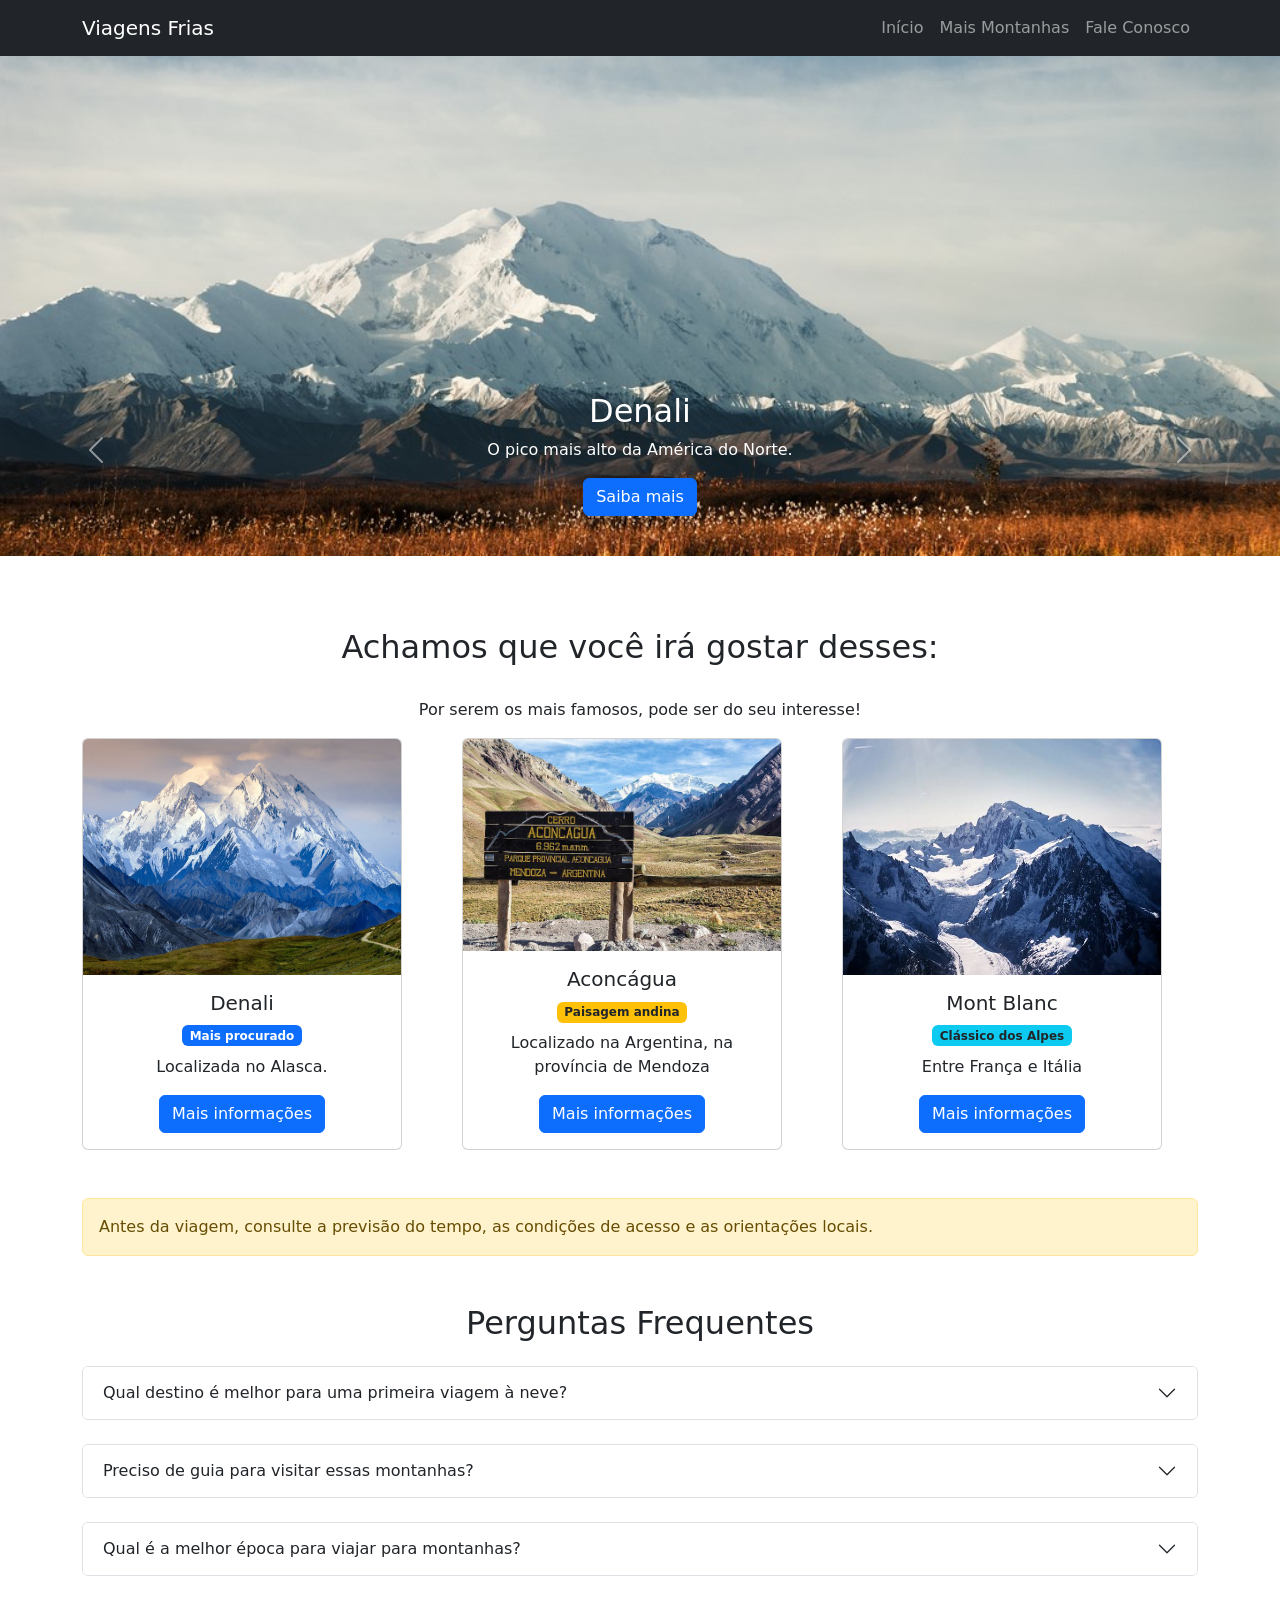
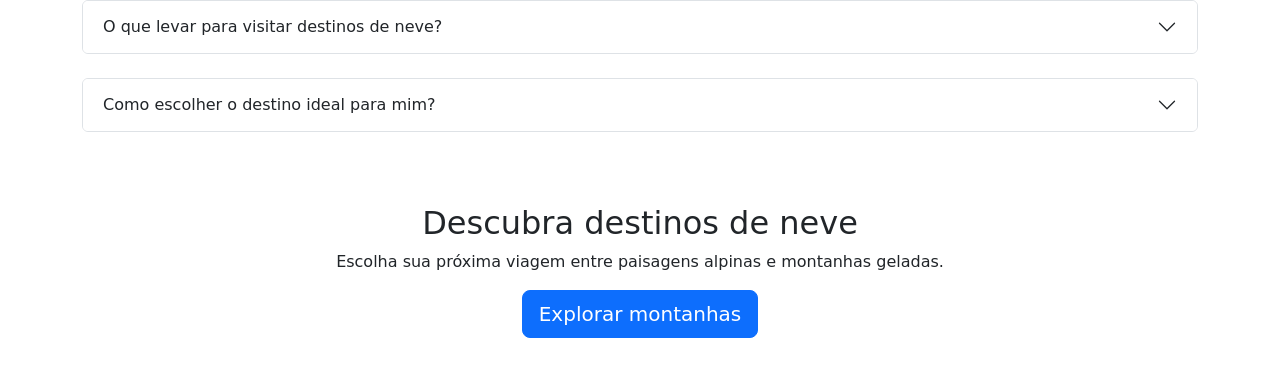
<file: index.html>
<!DOCTYPE html>
<html lang="pt-br">

<head>
    <meta charset="UTF-8">
    <meta name="viewport" content="width=device-width,
    initial-scale=1.0">
    <title>Viagens Frias</title>
    <link href="./style.css" rel="stylesheet">
    <link href="https://cdn.jsdelivr.net/npm/bootstrap@5.3.3/dist/css/bootstrap.min.css" rel="stylesheet">
</head>

<body>








    <nav class="navbar navbar-expand-lg
  bg-dark navbar-dark">
        <div class="container">
            <a class="navbar-brand" href="index.html">

                Viagens Frias

            </a>
            <div class="navbar-nav ms-auto">
                <a class="nav-link" href="index.html">
                    Início</a>

                <a class="nav-link" href="Mais-Orações.html">
                    Mais Montanhas</a>

                <a class="nav-link" href="Fale-Conosco.html">
                    Fale Conosco</a>
            </div>
        </div>
    </nav>



    <div id="carouselTurismo" class="carousel slide" data-bs-ride="carousel">
        <div class="carousel-inner">
            <div class="carousel-item active">

                <img src="./IMG/Denali_CArd.jpg" class="d-block w-100" alt="Destino turístico">
                <div class="carousel-caption">
                    <h2>Denali</h2>
                    <p>O pico mais alto da América do Norte.</p>
                    <button class="btn btn-primary">

                        Saiba mais

                    </button>

                </div>
            </div>




            <div class="carousel-item">
                <img src="./IMG/Cordillera_de_los_Andes3.jpg" class="d-block w-100">

                <div class="carousel-caption">
                    <h2>Cordilheira dos Andes</h2>
                    <p>Uma imensa muralha natural que define a fronteira com a Argentina.</p>

                    <button class="btn btn-primary">
                        Saiba mais
                    </button>
                </div>
            </div>



            <div class="carousel-item">
                <img src="./IMG/Mont_Blanc_2.jpg" class="d-block w-100">

                <div class="carousel-caption">
                    <h2>Mont Blanc</h2>
                    <p>Atrai visitantes em busca de paisagens alpinas e neve.</p>

                    <button class="btn btn-primary">
                        Saiba mais
                    </button>
                </div>
            </div>
        </div>
    </div>

    <button class="carousel-control-prev" type="button" data-bs-target="#carouselTurismo" data-bs-slide="prev">
        <span class="carousel-control-prev-icon">
        </span>
    </button>

    <button class="carousel-control-next" type="button" data-bs-target="#carouselTurismo" data-bs-slide="next">
        <span class="carousel-control-next-icon">
        </span>
    </button>
    <br> <br> <br>
    <h2 class="text-center"> Achamos que você irá gostar desses:</h2>
    <br>
    <p class="text-center"> Por serem os mais famosos, pode ser do seu interesse!</p>
    <div class="container text-center" id="destinos">
        <div class="row">
            <div class="col">
                <div class="card" style="width: 20rem; height: 25.7rem;">
                    <img src="IMG/Denali-1.jpg" class="card-img-top" alt="..." style="height: 340px;">
                    <div class="card-body">
                        <h5 class="card-title"> Denali

                        </h5>

                        <span class="badge bg-primary">Mais procurado</span>
                        <h5 class="card-title"></h5>
                        <p class="card-text">Localizada no Alasca.</p>
                        <button class="btn btn-primary" data-bs-toggle="modal" data-bs-target="#modalKili">
                            Mais informações
                        </button>
                    </div>
                </div>
            </div>
            <div class="col">
                <div class="card" style="width: 20rem; height: 25.7rem;">
                    <img src="IMG/AconcaguaPlaca.jpg" class="card-img-top" alt="..." style="height: 300px;">
                    <div class="card-body">
                        <h5 class="card-title"> Aconcágua

                        </h5>

                        <span class="badge bg-warning text-dark">Paisagem andina</span>
                        <h5 class="card-title"></h5>
                        <p class="card-text">Localizado na Argentina, na província de Mendoza</p>
                        <button class="btn btn-primary" data-bs-toggle="modal" data-bs-target="#modalCordi">
                            Mais informações
                        </button>
                    </div>
                </div>
            </div>
            <div class="col">
                <div class="card" style="width: 20rem;  height: 25.7rem;">
                    <img src="IMG/Mont-Blanc-Card.jfif" class="card-img-top" alt="..." style="height: 300px;">
                    <div class="card-body">
                        <h5 class="card-title"> Mont Blanc

                        </h5>

                        <span class="badge bg-info text-dark">Clássico dos Alpes</span>
                        <h5 class="card-title"></h5>
                        <p class="card-text">Entre França e Itália</p>
                        <button class="btn btn-primary" data-bs-toggle="modal" data-bs-target="#modalJara">
                            Mais informações
                        </button>
                    </div>
                </div>
            </div>
        </div>
    </div>

    <div class="modal fade" id="modalKili">
        <div class="modal-dialog">
            <div class="modal-content">
                <div class="modal-header">
                    <h5 class="modal-title">Denali</h5>
                    <button type="button" class="btn-close" data-bs-dismiss="modal"></button>
                </div>
                <div class="modal-body">
                    <img src="./IMG/SaibaMaisDenali.webp" alt="" style="width: 467px; height: 280px;">
                    <p>Antigamente conhecido como Monte McKinley, ele não é
                        apenas o ponto mais alto da América do Norte, mas sim o coração pulsante do Alasca, uma
                        montanha imponente, cercada por gelo.
                        O nome Denali, dado pelos povos nativos, significa "O
                        Grande". Enquanto o Everest impressiona por sua altitude total, o Denali
                        quebra recordes quando olhamos da base ao topo: são 5.500 metros de desnível vertical contínuo,
                        criando uma parede de neve que domina completamente o horizonte
                        Mas vale o aviso: ele é tão belo quanto extremo.
                        <br>
                        <br>
                        <strong>• O reino do gelo:</strong> A metade superior da montanha vive sob um manto perpétuo de
                        neve profunda e
                        geleiras gigantescas, como a Kahiltna, que se estende por mais de 70 quilômetros.
                        <br>
                        <br>
                        <strong>• Clima de extremos:</strong> As temperaturas lá no topo podem despencar para
                        congelantes -46°C, com
                        ventos que fazem a sensação térmica parecer de outro planeta.
                        <br>
                        <br>
                        <strong>• O mistério do gigante:</strong> O Denali cria o seu próprio microclima e costuma se
                        esconder atrás de
                        cortinas de nuvens. Conseguir vê-lo com o céu completamente limpo é algo que acontece em cerca
                        de 30% dos dias, um verdadeiro prêmio para os visitantes.
                    </p>

                </div>
                <div class="modal-footer">
                    <button type="button" class="btn btn-secondary" data-bs-dismiss="modal">Fechar</button>
                </div>
            </div>
        </div>
    </div>

    <div class="modal fade" id="modalCordi">
        <div class="modal-dialog">
            <div class="modal-content">
                <div class="modal-header">
                    <h5 class="modal-title">Aconcágua, o ponto mais alto da Cordilheira dos Andes
                    </h5>
                    <button type="button" class="btn-close" data-bs-dismiss="modal"></button>
                </div>
                <div class="modal-body">
                    <img src="./IMG/Aconcagua-1.jpg" alt="" style="width: 467px; height: 280px;">
                    <p>O Monte Aconcágua é o ponto mais alto da Cordilheira dos Andes e o segundo maior do mundo fora da
                        Ásia, com
                        impressionantes 6.961 metros de altitude. Localizado na província de Mendoza, na Argentina, ele
                        se destaca
                        não só pela imponência, mas também pela beleza extrema de seus paredões rochosos e geleiras. Seu
                        nome,
                        de origem quechua, significa "Sentinela de Pedra", uma descrição perfeita para essa montanha que
                        domina
                        a paisagem e atrai visitantes de todo o mundo.
                        <br>
                        <br>
                        <strong>• Altitude imponente:</strong> O Aconcágua fica muito perto da marca dos 7 mil metros, e
                        isso faz
                        com que o ar seja rarefeito e a dificuldade física aumente bastante.
                        <br>
                        <br>
                        <strong>• Geleiras e rocha:</strong> A montanha combina faces de rocha nua com enormes campos de
                        gelo,
                        criando um cenário grandioso e desafiador para quem a explora.
                        <br>
                        <br>
                        <strong>• O vento branco:</strong> O clima é marcado por tempestades fortes e ventos violentos,
                        conhecidos
                        como "Viento Blanco", que podem transformar a trilha em uma experiência ainda mais intensa e
                        perigosa.
                    </p>
                </div>
                <div class="modal-footer">
                    <button type="button" class="btn btn-secondary" data-bs-dismiss="modal">Fechar</button>
                </div>
            </div>
        </div>
    </div>

    <div class="modal fade" id="modalJara">
        <div class="modal-dialog">
            <div class="modal-content">
                <div class="modal-header">
                    <h5 class="modal-title">Mont Blanc</h5>
                    <button type="button" class="btn-close" data-bs-dismiss="modal"></button>
                </div>
                <div class="modal-body">
                    <img src="./IMG/SaibaMaisMont.webp" alt="" style="width: 467px; height: 280px;">
                    <p>O Mont Blanc é o ponto mais alto dos Alpes e uma das montanhas mais famosas da Europa, com
                        impressionantes 4.808 metros de altitude. Localizado na fronteira entre França e Itália, ele reúne
                        beleza natural, neve, gelo e uma visão panorâmica que encanta visitantes de todo o mundo. É um
                        destino turístico muito procurado por suas paisagens alpinas, geleiras e neve.
                        <br>
                        <br>
                        <strong>• Fronteira entre dois países:</strong> O cume marca a divisão entre a França e a Itália,
                        e isso faz do Mont Blanc um destino único, com culturas, paisagens e acessos diferentes em cada
                        lado.
                        <br>
                        <br>
                        <strong>• Um dos destinos de neve mais famosos:</strong> A região oferece estações de esqui de
                        classe mundial, com opções para iniciantes e também para quem busca desafios mais exigentes.
                        <br>
                        <br>
                        <strong>• Visão de tirar o fôlego:</strong> As paisagens ao redor do Mont Blanc são deslumbrantes,
                        com picos cobertos de neve, vales profundos e vistas que se tornam inesquecíveis para quem chega
                        até lá.
                    </p>

                </div>
                <div class="modal-footer">
                    <button type="button" class="btn btn-secondary" data-bs-dismiss="modal">Fechar</button>
                </div>
            </div>
        </div>
    </div>

    <div class="container my-5">

        <div class="alert alert-warning">

            Antes da viagem, consulte a previsão do tempo, as condições de acesso e as orientações locais.

        </div>
    </div>

    <div class="container my-5">
        <h2 class="text-center mb-4">
            Perguntas Frequentes
        </h2>
        <div class="accordion" id="faq">

            <section>
                <div class="accordion-item">
                    <h2 class="accordion-header">
                        <button class="accordion-button collapsed" aria-expanded="false" data-bs-toggle="collapse" data-bs-target="#pergunta1">
                            Qual destino é melhor para uma primeira viagem à neve?
                        </button>
                    </h2>
                    <div id="pergunta1" class="accordion-collapse collapse" data-bs-parent="#faq">
                        <div class="accordion-body">
                            Procure destinos com boa infraestrutura turística, atrações acessíveis e opções de passeio
                            adequadas ao seu perfil. Confira também as condições de transporte, clima e funcionamento
                            das atrações.
                        </div>
                    </div>
                </div>
            </section>
            <br>
            <section>
                <div class="accordion-item">
                    <h2 class="accordion-header">
                        <button class="accordion-button collapsed" aria-expanded="false" data-bs-toggle="collapse" data-bs-target="#pergunta2">
                            Preciso de guia para visitar essas montanhas?
                        </button>
                    </h2>
                    <div id="pergunta2" class="accordion-collapse collapse" data-bs-parent="#faq">
                        <div class="accordion-body">
                            Para mirantes e atrações organizadas, nem sempre. Em trilhas remotas ou áreas protegidas,
                            um guia pode ser recomendado ou obrigatório. Consulte as regras locais antes da visita.
                        </div>
                    </div>
                </div>
            </section>
            <br>
            <section>
                <div class="accordion-item">
                    <h2 class="accordion-header">
                        <button class="accordion-button collapsed" aria-expanded="false" data-bs-toggle="collapse" data-bs-target="#pergunta3">
                            Qual é a melhor época para viajar para montanhas?
                        </button>
                    </h2>
                    <div id="pergunta3" class="accordion-collapse collapse" data-bs-parent="#faq">
                        <div class="accordion-body">
                            Depende do destino e das atrações. Consulte a época de funcionamento de teleféricos, trilhas
                            e estações de neve, pois o clima e as condições de acesso mudam ao longo do ano.
                        </div>
                    </div>

                </div>
            </section>
            <br>

            <section>
                <div class="accordion-item">
                    <h2 class="accordion-header">
                        <button class="accordion-button collapsed" aria-expanded="false" data-bs-toggle="collapse" data-bs-target="#pergunta4">
                            O que levar para visitar destinos de neve?
                        </button>
                    </h2>
                    <div id="pergunta4" class="accordion-collapse collapse" data-bs-parent="#faq">
                        <div class="accordion-body">
                            Leve roupas em camadas, casaco impermeável, calçados adequados para frio e neve, protetor solar
                            e água. Confira a previsão do tempo e os itens recomendados para os passeios escolhidos.
                        </div>
                    </div>
                </div>
            </section>
            <br>

            <section>
                <div class="accordion-item">
                    <h2 class="accordion-header">
                        <button class="accordion-button collapsed" aria-expanded="false" data-bs-toggle="collapse" data-bs-target="#pergunta5">
                            Como escolher o destino ideal para mim?
                        </button>
                    </h2>
                    <div id="pergunta5" class="accordion-collapse collapse" data-bs-parent="#faq">
                        <div class="accordion-body">
                            Considere as paisagens e os passeios disponíveis, o tempo de viagem, o orçamento, a estação
                            do ano e a acessibilidade. Para regiões de alta altitude, consulte também as orientações
                            oficiais para visitantes.
                        </div>
                    </div>
                </div>
            </section>
            <br>
        </div>
    </div>
    <section class="container text-center my-5">
        <h2>Descubra destinos de neve</h2>
        <p>Escolha sua próxima viagem entre paisagens alpinas e montanhas geladas.</p>
        <a class="btn btn-primary btn-lg" href="Mais-Orações.html">
            Explorar montanhas
        </a>
    </section>


    <script src="https://cdn.jsdelivr.net/npm/bootstrap@5.3.3/dist/js/bootstrap.bundle.min.js">
    </script>
</body>

</html>
</file>
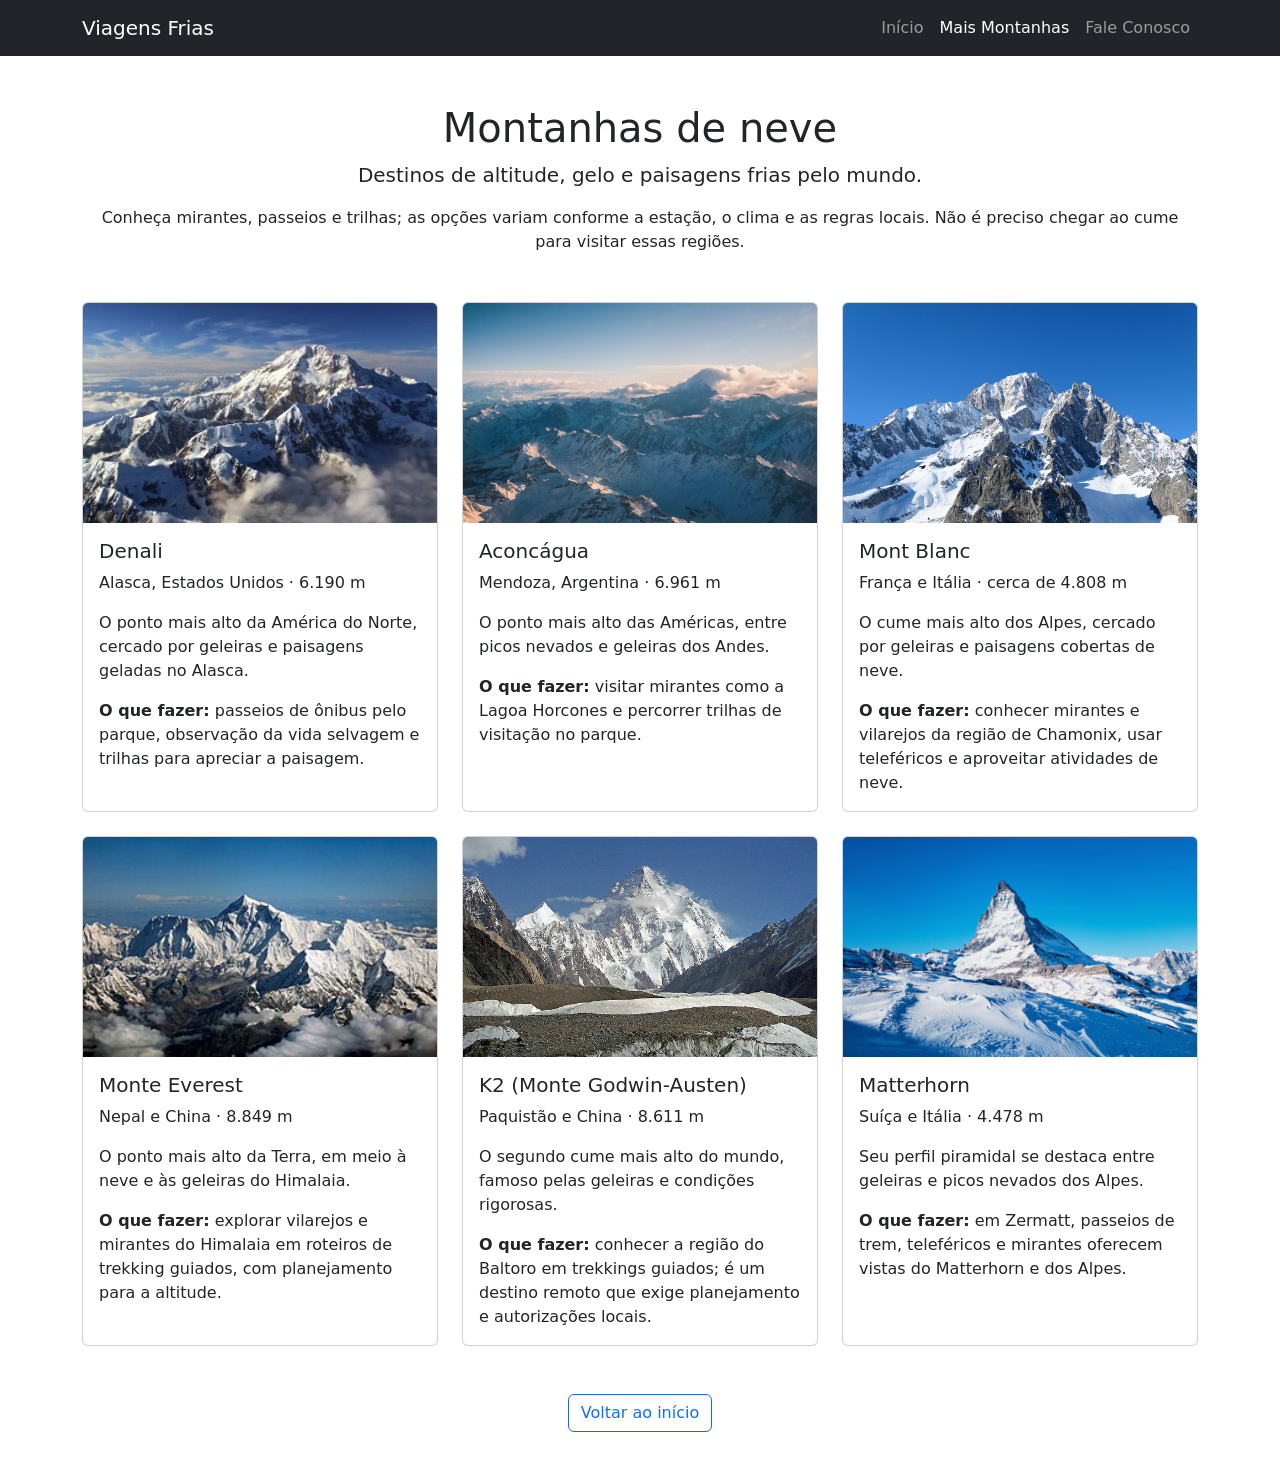
<file: Mais-Orações.html>
<!DOCTYPE html>
<html lang="pt-br">

<head>
	<meta charset="UTF-8">
	<meta name="viewport" content="width=device-width, initial-scale=1.0">
	<title>Mais Montanhas | Viagens Frias</title>
	<link href="./style.css" rel="stylesheet">
	<link href="https://cdn.jsdelivr.net/npm/bootstrap@5.3.3/dist/css/bootstrap.min.css" rel="stylesheet">
</head>

<body>
	<nav class="navbar navbar-expand-lg
  bg-dark navbar-dark">
		<div class="container">
			<a class="navbar-brand" href="index.html">

				Viagens Frias

			</a>
			<div class="navbar-nav ms-auto">
				<a class="nav-link" href="index.html">
					Início</a>

				<a class="nav-link active" aria-current="page" href="Mais-Orações.html">
					Mais Montanhas</a>

				<a class="nav-link" href="Fale-Conosco.html">
					Fale Conosco</a>
			</div>
		</div>
	</nav>

	<main>
		<header class="container text-center py-5">
			<h1>Montanhas de neve</h1>
			<p class="lead">Destinos de altitude, gelo e paisagens frias pelo mundo.</p>
			<p class="mb-0">Conheça mirantes, passeios e trilhas; as opções variam conforme a estação, o clima e as regras locais. Não é preciso chegar ao cume para visitar essas regiões.</p>
		</header>

		<section class="container pb-5" aria-label="Lista de montanhas">
			<div class="row row-cols-1 row-cols-md-2 row-cols-lg-3 g-4">
				<div class="col">
					<article class="card h-100">
						<img src="./IMG/MaisMontanhasDenali.webp" class="card-img-top" style="height: 220px; object-fit: cover;" alt="Montanha Denali coberta de neve">
						<div class="card-body">
							<h2 class="card-title h5">Denali</h2>
							<p class="card-text">Alasca, Estados Unidos · 6.190 m</p>
							<p class="card-text">O ponto mais alto da América do Norte, cercado por geleiras e paisagens geladas no Alasca.</p>
							<p class="card-text"><strong>O que fazer:</strong> passeios de ônibus pelo parque, observação da vida selvagem e trilhas para apreciar a paisagem.</p>
						</div>
					</article>
				</div>
				<div class="col">
					<article class="card h-100">
						<img src="./IMG/MaisMontanhasAconcagua.jpg" class="card-img-top" style="height: 220px; object-fit: cover;" alt="Montanha Aconcágua na Cordilheira dos Andes">
						<div class="card-body">
							<h2 class="card-title h5">Aconcágua</h2>
							<p class="card-text">Mendoza, Argentina · 6.961 m</p>
							<p class="card-text">O ponto mais alto das Américas, entre picos nevados e geleiras dos Andes.</p>
							<p class="card-text"><strong>O que fazer:</strong> visitar mirantes como a Lagoa Horcones e percorrer trilhas de visitação no parque.</p>
						</div>
					</article>
				</div>
				<div class="col">
					<article class="card h-100">
						<img src="./IMG/MaisMontBlanc.jpg" class="card-img-top" style="height: 220px; object-fit: cover;" alt="Paisagem nevada do Mont Blanc">
						<div class="card-body">
							<h2 class="card-title h5">Mont Blanc</h2>
							<p class="card-text">França e Itália · cerca de 4.808 m</p>
							<p class="card-text">O cume mais alto dos Alpes, cercado por geleiras e paisagens cobertas de neve.</p>
							<p class="card-text"><strong>O que fazer:</strong> conhecer mirantes e vilarejos da região de Chamonix, usar teleféricos e aproveitar atividades de neve.</p>
						</div>
					</article>
				</div>
				<div class="col">
					<article class="card h-100">
						<img src="./IMG/MonteEverest.jpg" class="card-img-top" style="height: 220px; object-fit: cover;" alt="Monte Everest e picos nevados do Himalaia">
						<div class="card-body">
							<h2 class="card-title h5">Monte Everest</h2>
							<p class="card-text">Nepal e China · 8.849 m</p>
							<p class="card-text">O ponto mais alto da Terra, em meio à neve e às geleiras do Himalaia.</p>
							<p class="card-text"><strong>O que fazer:</strong> explorar vilarejos e mirantes do Himalaia em roteiros de trekking guiados, com planejamento para a altitude.</p>
						</div>
					</article>
				</div>
				<div class="col">
					<article class="card h-100">
						<img src="./IMG/K2Montanha.jpg" class="card-img-top" style="height: 220px; object-fit: cover;" alt="Montanha K2 cercada por neve e geleiras">
						<div class="card-body">
							<h2 class="card-title h5">K2 (Monte Godwin-Austen)</h2>
							<p class="card-text">Paquistão e China · 8.611 m</p>
							<p class="card-text">O segundo cume mais alto do mundo, famoso pelas geleiras e condições rigorosas.</p>
							<p class="card-text"><strong>O que fazer:</strong> conhecer a região do Baltoro em trekkings guiados; é um destino remoto que exige planejamento e autorizações locais.</p>
						</div>
					</article>
				</div>
				<div class="col">
					<article class="card h-100">
						<img src="./IMG/MaisMatterhorn.avif" class="card-img-top" style="height: 220px; object-fit: cover;" alt="Matterhorn com seu cume nevado nos Alpes">
						<div class="card-body">
							<h2 class="card-title h5">Matterhorn</h2>
							<p class="card-text">Suíça e Itália · 4.478 m</p>
							<p class="card-text">Seu perfil piramidal se destaca entre geleiras e picos nevados dos Alpes.</p>
							<p class="card-text"><strong>O que fazer:</strong> em Zermatt, passeios de trem, teleféricos e mirantes oferecem vistas do Matterhorn e dos Alpes.</p>
						</div>
					</article>
				</div>
			</div>
		</section>

		<div class="container text-center pb-5">
			<a class="btn btn-outline-primary" href="index.html">Voltar ao início</a>
		</div>
	</main>

	<script src="https://cdn.jsdelivr.net/npm/bootstrap@5.3.3/dist/js/bootstrap.bundle.min.js"></script>
</body>

</html>
</file>
<file: style.css>
.carousel-item img {
  height: 500px;
  object-fit: cover;
}

.card {
  height: 100%;
  transition: 0.3s;
}

.card:hover {
  transform: translateY(-5px);
}

.carousel-item img {
  height: 500px;
  object-fit: cover;
}

.card {
  height: 100%;
  transition: 0, 3s;
}


/* Caixa principal do Modal */

.modal-content {
  border: none;
  border-radius: 18px;
  overflow: hidden;
  /* Sombra ao redor da janela */
  box-shadow: 0 10px 30px rgba (0, 0, 0, 0.25);
}


/* -----------------------------------------------------
 
     CABEÇALHO DO MODAL
 
  ----------------------------------------------------- */

.modal-header {
  padding: 20px 25px;
  /* Remove a linha padrão do Bootstrap */
  border-bottom: none;
  background-color: #f8f9fa;
}

/* Título do Modal */

.modal-title {
  font-size: 1, 5rem;
  font-weight: 700;
}

/* Corpo do Modal */

.modal-body {
  padding: 30px;
  font-size: 1rem;
  line-height: 1.7;
}

/* Imagem dentro do Modal */

.modal-body img {
  width: 100%;
  border-radius: 12px;
  margin-bottom: 20px;
}

/* Rodapé do Modal */

.modal-footer {
  padding: 15px 25px;
  border-top: none;
  background-color: #f8f9fa;
}

/* Botões do Modal */

.modal .btn {
  border-radius: 8px;
  padding: 8px 20px;
}

/* -----------------------------------------------------
 
   CAIXA PRINCIPAL
 
   ----------------------------------------------------- */

/* Cria uma caixa separada para o Acordeão. O max-width evita que fique muito largo. */

.faq-box {
  max-width: 850px;
  /* Centraliza a caixa */
  margin: 0 auto;
  /* Espaçamento interno */
  padding: 35px;
  /* Fundo da caixa */
  background-color: #ffffff;
  /* Cantos arredondados */
  border-radius: 18px;
  /* Borda */
  border: 1px solid #e9ecef;
  /* Sombra para criar sensação de elevação */
  box-shadow: 0 8px 25px rgba(0, 0, 0, 0.12);
}

/* -----------------------------------------------------
 
   ÁREA DO ACORDEÃO
 
   ----------------------------------------------------- */

.faq-box .accordion {
  width: 100%;
}

/* -----------------------------------------------------
 
   CADA PERGUNTA
 
   ----------------------------------------------------- */

.faq-box .accordion-item {
  /* Remover uma borda padrão */
  border: none;
  /* Espaço entre as perguntas */
  margin-bottom: 15px;
  /* Arredonda cada "gaveta" */
  border-radius: 12px;
  /* Mantém o conteúdo dentro do arredondamento */
  overflow: hidden;
  /* Pequena sombra em cada item */
  box-shadow: 0 3px 10px rgba(0, 0, 0, 0.08);
}

/* EFEITO AO CLICAR */

/* Remove o contorno padrão que aparece quando o botão recebe foco. */

.faq-box .accordion-button:focus {
  box-shadow: none;
}

/* ÁREA DA RESPOSTA */

.faq-box .accordion-body{
  /* Espaçamento interno maior */
  padding: 25px;
  /* Espaçamento entre linhas */
  line-height: 1.7;
  /* Fundo da resposta */
  background-color: #ffffff;
}

/* BOTÃO DA PERGUNTA */

.faq-box .accordion-button {
  /* Espaçamento interno */
  padding: 20px 22px;
  /* Tamanho do texto */
  font-size: 1rem;
  /* Deixa a pergunta em destaque */
  font-weight: 600;
  /* Cor de fundo */
  background-color: #f8f9fa;
}

/* PERGUNTA ABERTA */

.faq-box .accordion-button:not(.collapsed) {
  background-color: #e9ecef;
  /* Remover sombra */
  box-shadow: none;
}
</file>
